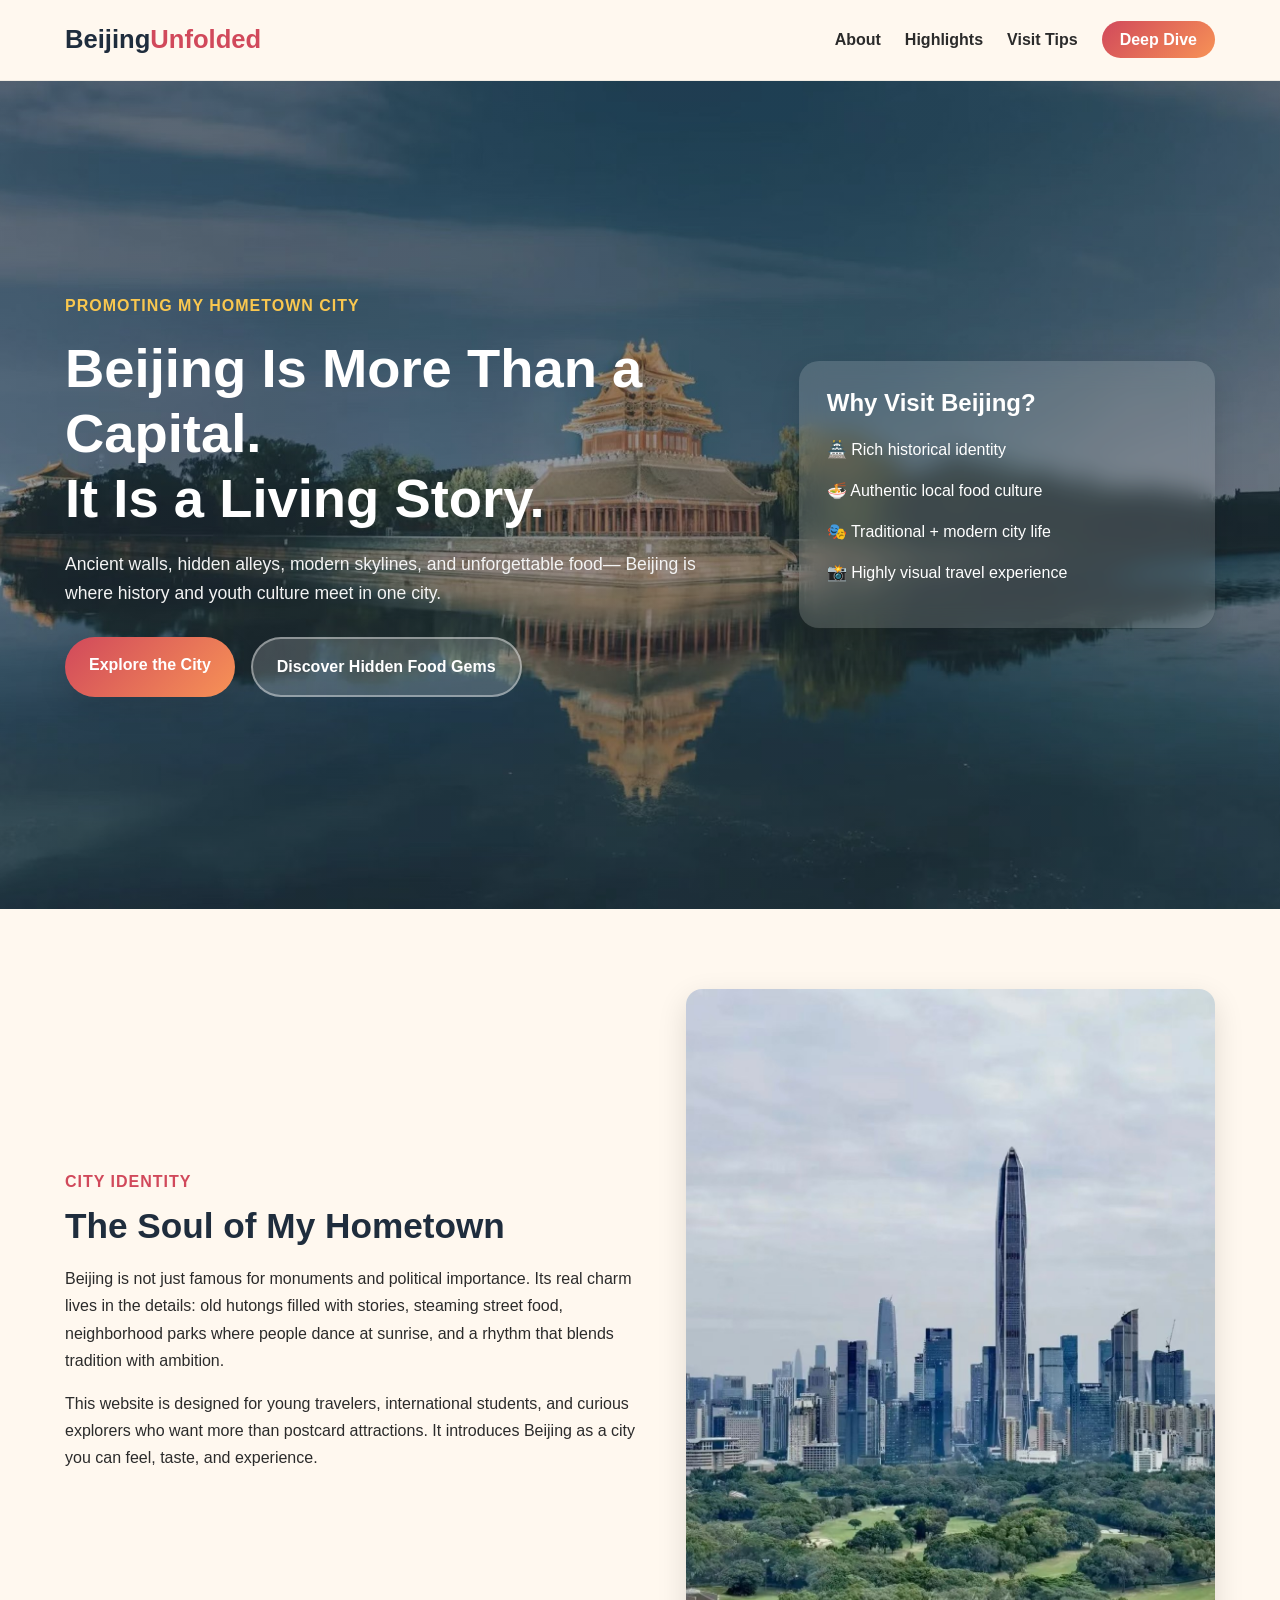
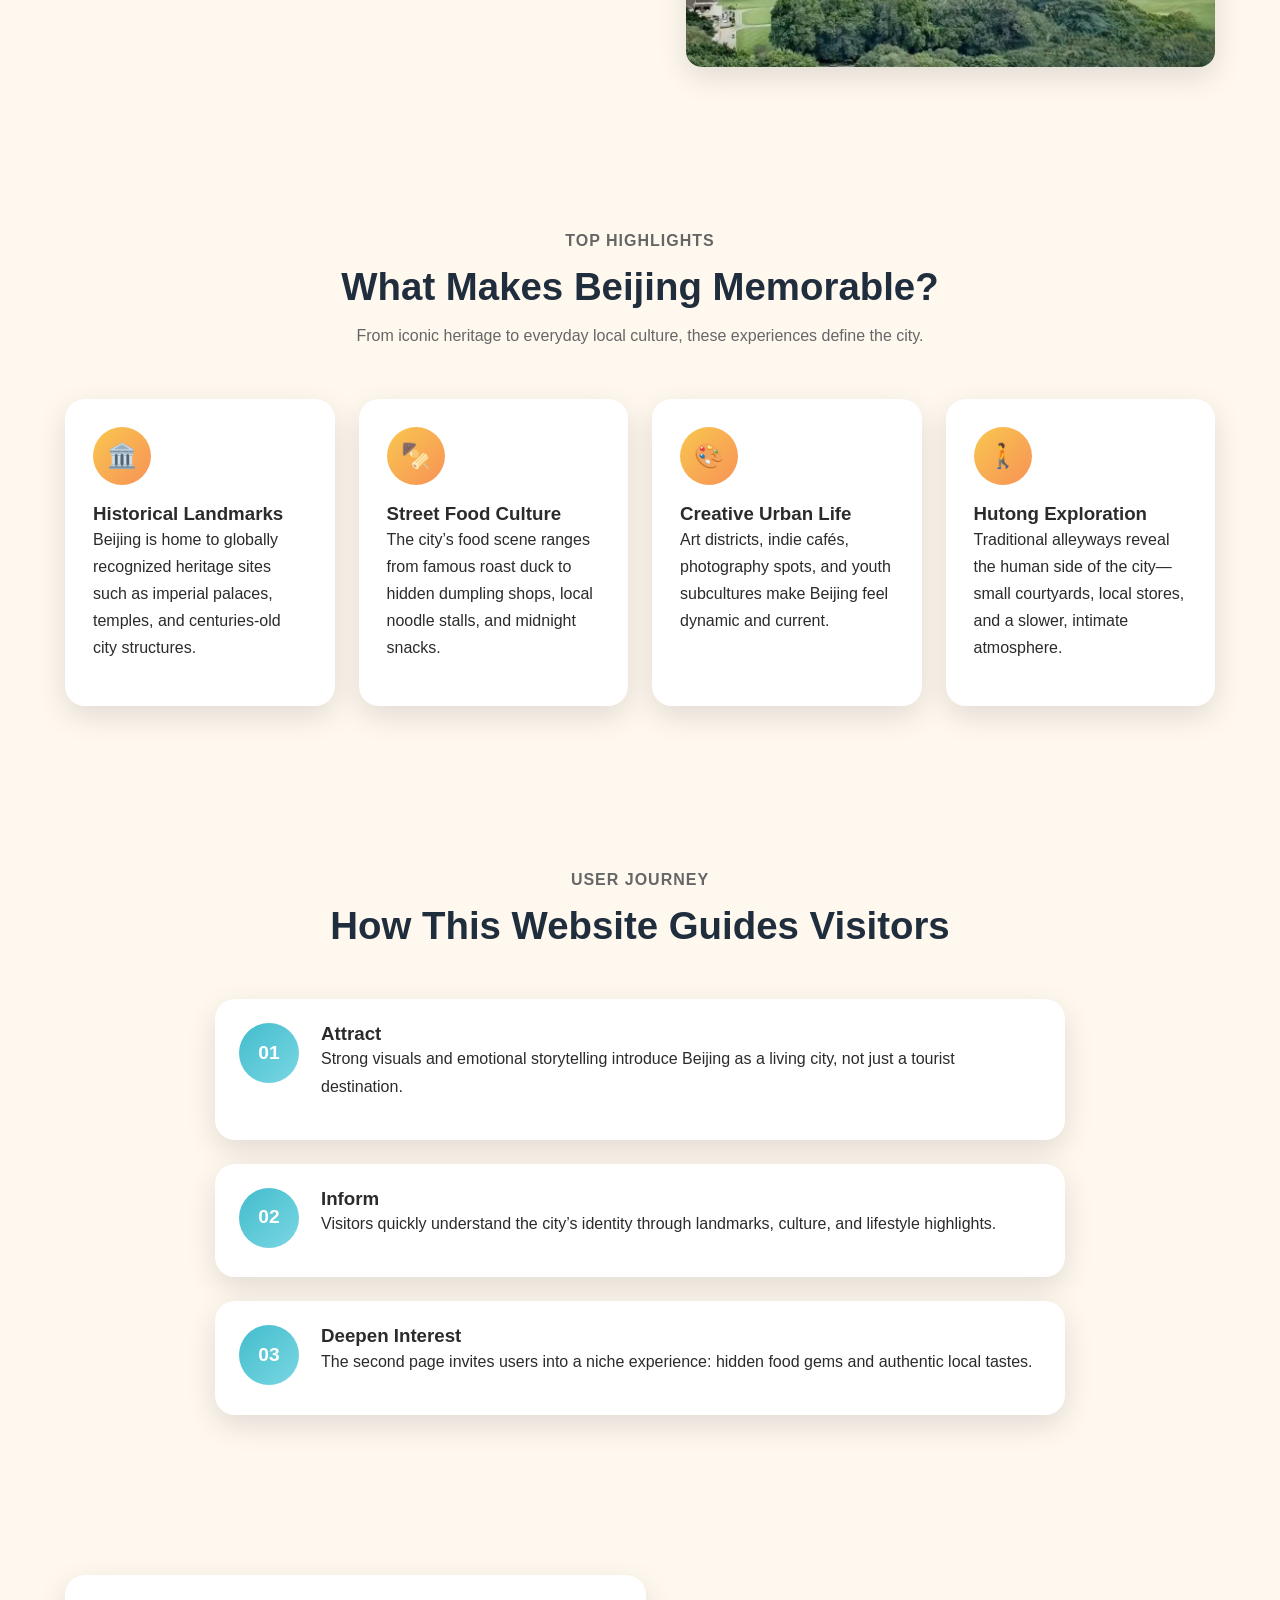
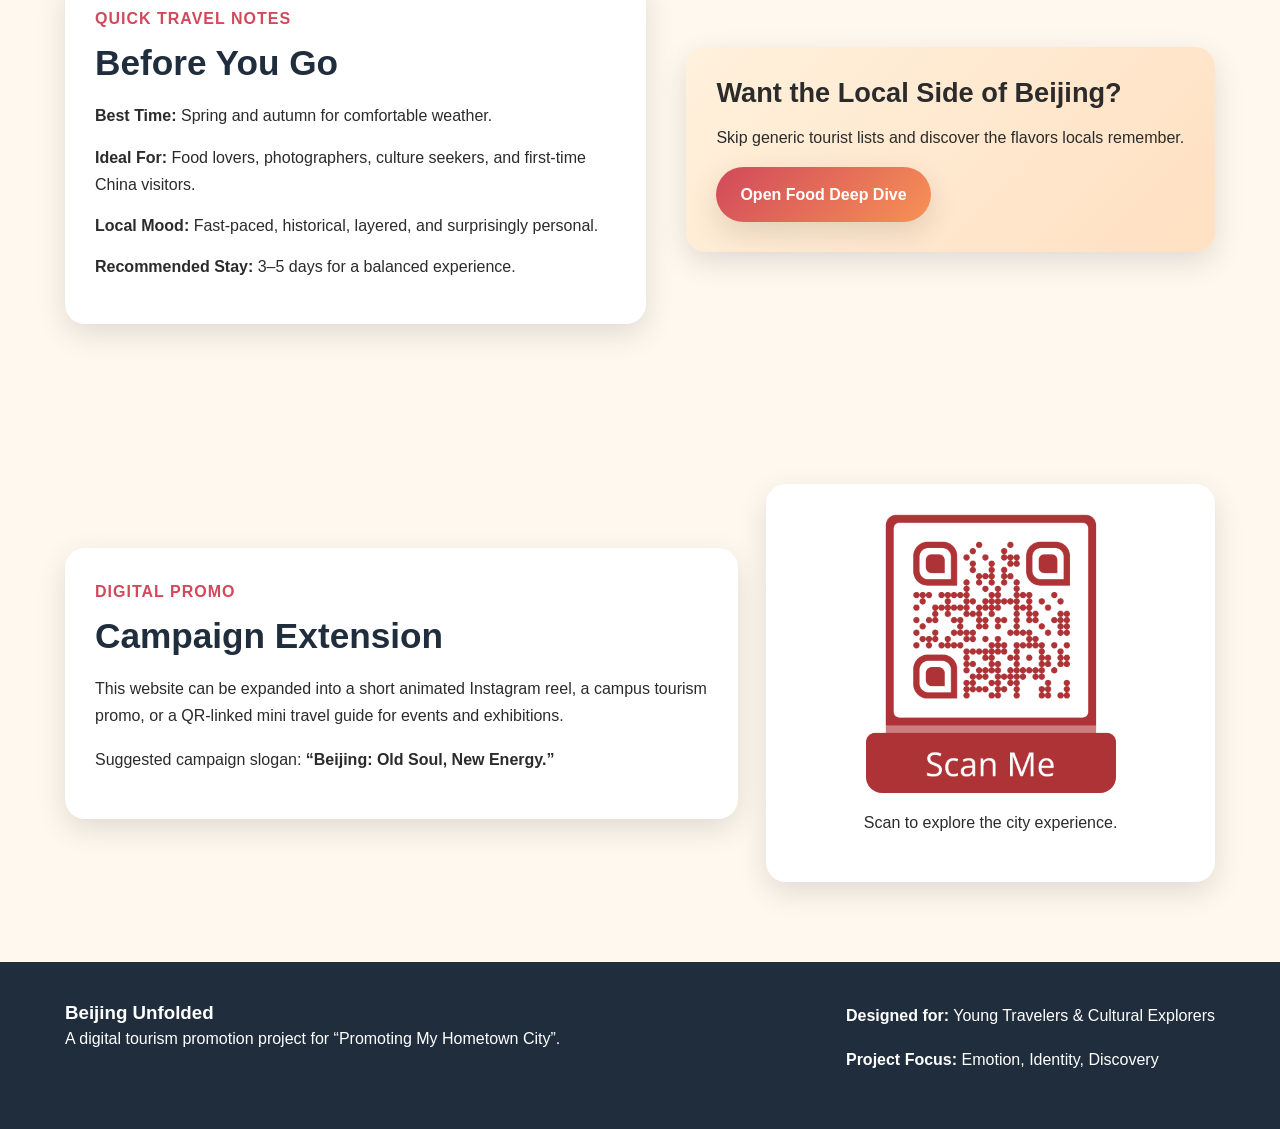
<file: index.html>
<!DOCTYPE html>
<html lang="en">
<head>
  <meta charset="UTF-8" />
  <meta name="viewport" content="width=device-width, initial-scale=1.0" />
  <title>Beijing Unfolded | Discover the Soul of My Hometown</title>
  <meta name="description" content="Explore Beijing through culture, food, landmarks, and local life. Discover the soul of my hometown city." />
  <link rel="stylesheet" href="style.css" />
</head>
<body>

  <!-- Header -->
  <header class="site-header">
    <div class="container nav-wrapper">
      <div class="logo">Beijing<span>Unfolded</span></div>
      <nav>
        <ul class="nav-links">
          <li><a href="#about">About</a></li>
          <li><a href="#highlights">Highlights</a></li>
          <li><a href="#plan">Visit Tips</a></li>
          <li><a href="food.html" class="btn-nav">Deep Dive</a></li>
        </ul>
      </nav>
      <button class="menu-toggle" id="menuToggle" aria-label="Open Menu">☰</button>
    </div>
  </header>

  <!-- Hero -->
  <section class="hero">
    <div class="hero-overlay"></div>
    <div class="container hero-content">
      <div class="hero-text">
        <p class="eyebrow">Promoting My Hometown City</p>
        <h1>Beijing Is More Than a Capital.<br>It Is a Living Story.</h1>
        <p class="hero-sub">
          Ancient walls, hidden alleys, modern skylines, and unforgettable food—
          Beijing is where history and youth culture meet in one city.
        </p>
        <div class="hero-buttons">
          <a href="#highlights" class="btn-primary">Explore the City</a>
          <a href="food.html" class="btn-secondary">Discover Hidden Food Gems</a>
        </div>
      </div>
      <div class="hero-card">
        <h3>Why Visit Beijing?</h3>
        <ul>
          <li>🏯 Rich historical identity</li>
          <li>🍜 Authentic local food culture</li>
          <li>🎭 Traditional + modern city life</li>
          <li>📸 Highly visual travel experience</li>
        </ul>
      </div>
    </div>
  </section>

  <!-- Intro -->
  <section class="intro section" id="about">
    <div class="container two-col">
      <div>
        <p class="section-tag">City Identity</p>
        <h2>The Soul of My Hometown</h2>
        <p>
          Beijing is not just famous for monuments and political importance. Its real charm
          lives in the details: old hutongs filled with stories, steaming street food,
          neighborhood parks where people dance at sunrise, and a rhythm that blends tradition
          with ambition.
        </p>
        <p>
          This website is designed for young travelers, international students, and curious
          explorers who want more than postcard attractions. It introduces Beijing as a city
          you can feel, taste, and experience.
        </p>
      </div>
      <div class="image-card">
        <img src="images/skyline.jpg" alt="Beijing skyline with traditional and modern architecture" />
      </div>
    </div>
  </section>

  <!-- Highlights -->
  <section class="highlights section" id="highlights">
    <div class="container">
      <div class="section-heading">
        <p class="section-tag">Top Highlights</p>
        <h2>What Makes Beijing Memorable?</h2>
        <p>
          From iconic heritage to everyday local culture, these experiences define the city.
        </p>
      </div>

      <div class="card-grid">
        <article class="feature-card">
          <div class="icon-circle">🏛️</div>
          <h3>Historical Landmarks</h3>
          <p>
            Beijing is home to globally recognized heritage sites such as imperial palaces,
            temples, and centuries-old city structures.
          </p>
        </article>

        <article class="feature-card">
          <div class="icon-circle">🍢</div>
          <h3>Street Food Culture</h3>
          <p>
            The city’s food scene ranges from famous roast duck to hidden dumpling shops,
            local noodle stalls, and midnight snacks.
          </p>
        </article>

        <article class="feature-card">
          <div class="icon-circle">🎨</div>
          <h3>Creative Urban Life</h3>
          <p>
            Art districts, indie cafés, photography spots, and youth subcultures make
            Beijing feel dynamic and current.
          </p>
        </article>

        <article class="feature-card">
          <div class="icon-circle">🚶</div>
          <h3>Hutong Exploration</h3>
          <p>
            Traditional alleyways reveal the human side of the city—small courtyards,
            local stores, and a slower, intimate atmosphere.
          </p>
        </article>
      </div>
    </div>
  </section>

  <!-- User Journey -->
  <section class="journey section">
    <div class="container">
      <div class="section-heading">
        <p class="section-tag">User Journey</p>
        <h2>How This Website Guides Visitors</h2>
      </div>

      <div class="timeline">
        <div class="timeline-item">
          <span>01</span>
          <div>
            <h3>Attract</h3>
            <p>Strong visuals and emotional storytelling introduce Beijing as a living city, not just a tourist destination.</p>
          </div>
        </div>
        <div class="timeline-item">
          <span>02</span>
          <div>
            <h3>Inform</h3>
            <p>Visitors quickly understand the city’s identity through landmarks, culture, and lifestyle highlights.</p>
          </div>
        </div>
        <div class="timeline-item">
          <span>03</span>
          <div>
            <h3>Deepen Interest</h3>
            <p>The second page invites users into a niche experience: hidden food gems and authentic local tastes.</p>
          </div>
        </div>
      </div>
    </div>
  </section>

  <!-- Visit Tips -->
  <section class="tips section" id="plan">
    <div class="container two-col">
      <div class="tips-box">
        <p class="section-tag">Quick Travel Notes</p>
        <h2>Before You Go</h2>
        <ul class="tips-list">
          <li><strong>Best Time:</strong> Spring and autumn for comfortable weather.</li>
          <li><strong>Ideal For:</strong> Food lovers, photographers, culture seekers, and first-time China visitors.</li>
          <li><strong>Local Mood:</strong> Fast-paced, historical, layered, and surprisingly personal.</li>
          <li><strong>Recommended Stay:</strong> 3–5 days for a balanced experience.</li>
        </ul>
      </div>

      <div class="cta-panel">
        <h3>Want the Local Side of Beijing?</h3>
        <p>
          Skip generic tourist lists and discover the flavors locals remember.
        </p>
        <a href="food.html" class="btn-primary">Open Food Deep Dive</a>
      </div>
    </div>
  </section>

  <!-- Promo + QR -->
  <section class="promo section">
    <div class="container promo-grid">
      <div class="promo-box">
        <p class="section-tag">Digital Promo</p>
        <h2>Campaign Extension</h2>
        <p>
          This website can be expanded into a short animated Instagram reel, a campus tourism
          promo, or a QR-linked mini travel guide for events and exhibitions.
        </p>
        <p>
          Suggested campaign slogan:
          <strong>“Beijing: Old Soul, New Energy.”</strong>
        </p>
      </div>

      <div class="qr-box">
        <img src="images/qr-demo.png" alt="Custom QR code leading to the Beijing city promo website" />
        <p>Scan to explore the city experience.</p>
      </div>
    </div>
  </section>

  <!-- Footer -->
  <footer class="site-footer">
    <div class="container footer-flex">
      <div>
        <h3>Beijing Unfolded</h3>
        <p>A digital tourism promotion project for “Promoting My Hometown City”.</p>
      </div>
      <div>
        <p><strong>Designed for:</strong> Young Travelers & Cultural Explorers</p>
        <p><strong>Project Focus:</strong> Emotion, Identity, Discovery</p>
      </div>
    </div>
  </footer>

  <!-- Exit Popup -->
  <div class="popup" id="exitPopup" aria-hidden="true">
    <div class="popup-content">
      <button class="close-popup" id="closePopup" aria-label="Close Popup">×</button>
      <h3>Before You Leave...</h3>
      <p>Want the best local food spots in Beijing?</p>
      <a href="food.html" class="btn-primary">See Hidden Food Gems</a>
    </div>
  </div>

  <script src="script.js"></script>
</body>
</html>
</file>
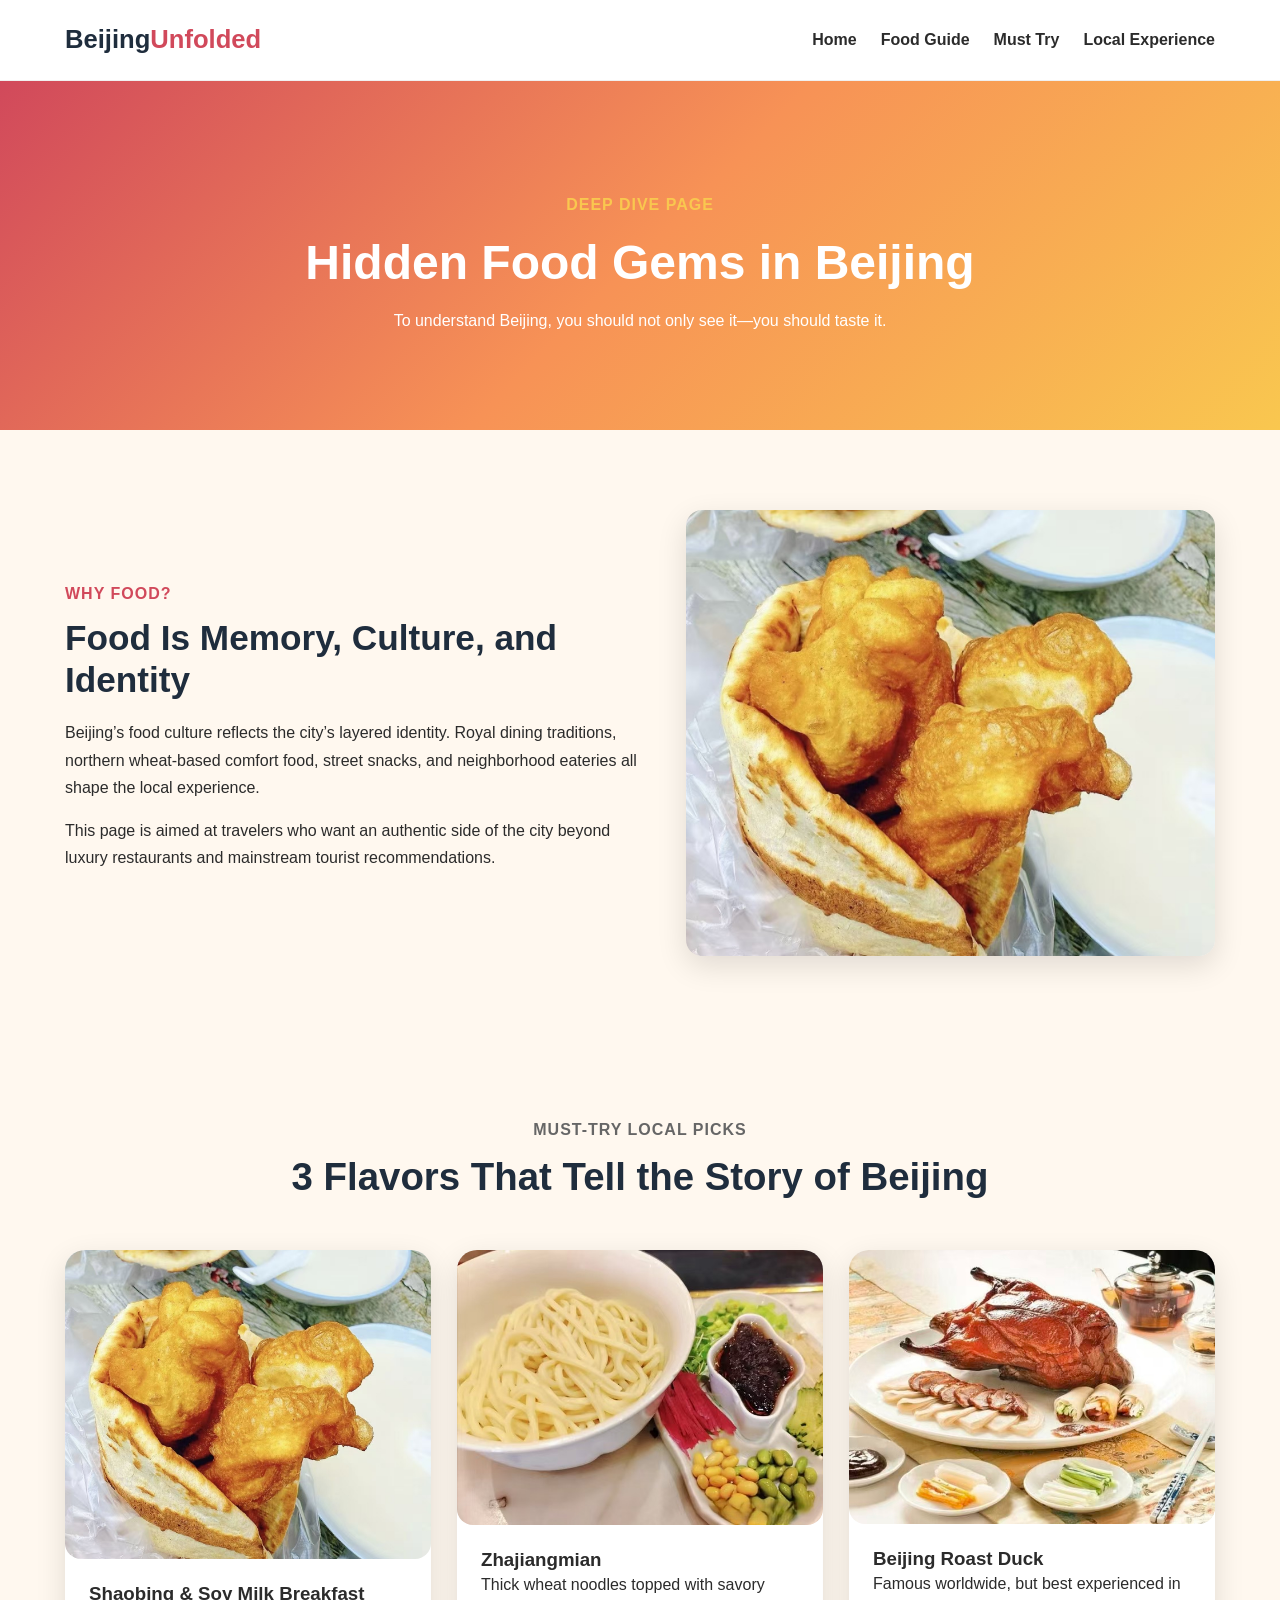
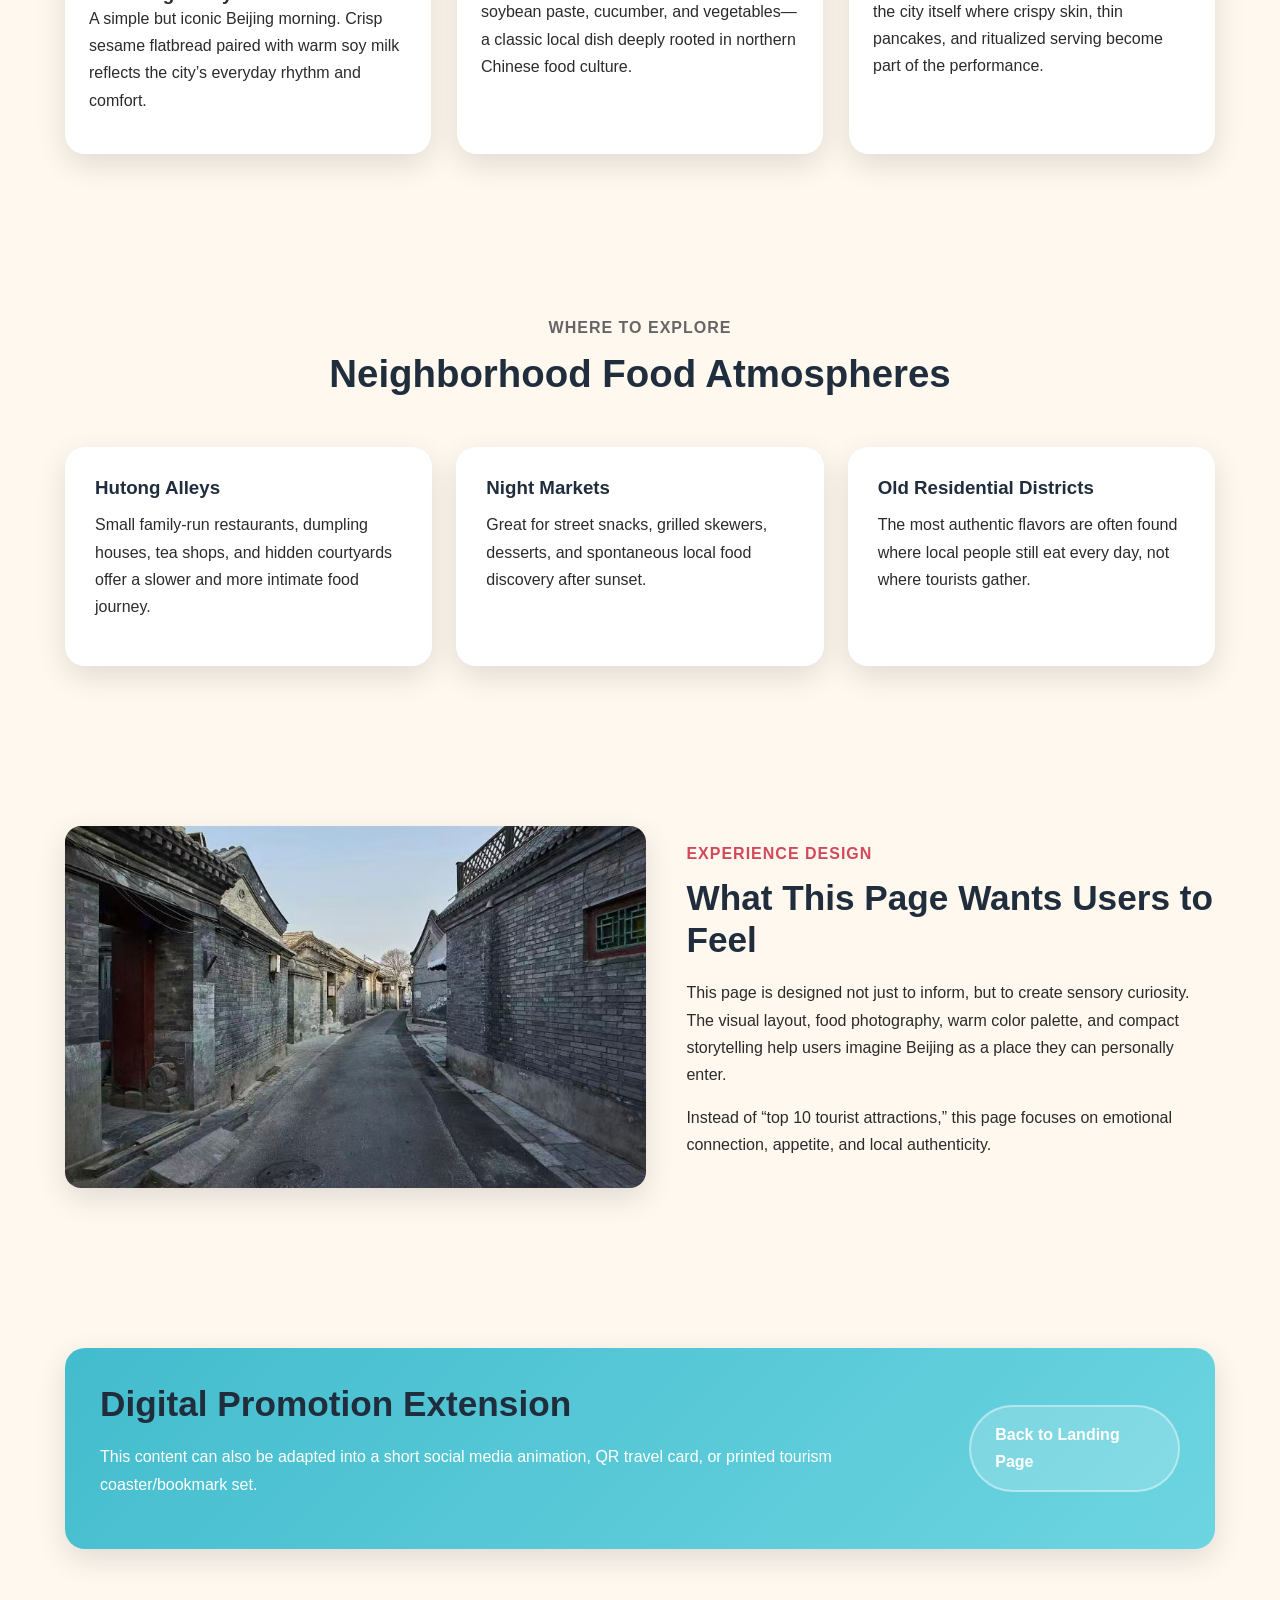
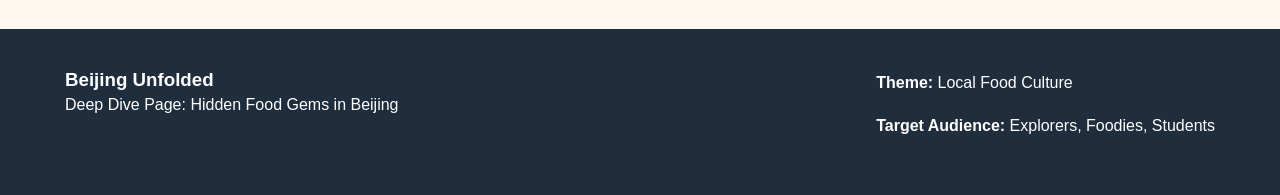
<file: food.html>
<!DOCTYPE html>
<html lang="en">
<head>
  <meta charset="UTF-8" />
  <meta name="viewport" content="width=device-width, initial-scale=1.0" />
  <title>Hidden Food Gems in Beijing | Beijing Unfolded</title>
  <meta name="description" content="Explore hidden food gems in Beijing, from traditional snacks to authentic local dining experiences." />
  <link rel="stylesheet" href="style.css" />
</head>
<body>

  <!-- Header -->
  <header class="site-header inner-header">
    <div class="container nav-wrapper">
      <div class="logo">Beijing<span>Unfolded</span></div>
      <nav>
        <ul class="nav-links">
          <li><a href="index.html">Home</a></li>
          <li><a href="#food-guide">Food Guide</a></li>
          <li><a href="#must-try">Must Try</a></li>
          <li><a href="#experience">Local Experience</a></li>
        </ul>
      </nav>
      <button class="menu-toggle" id="menuToggle" aria-label="Open Menu">☰</button>
    </div>
  </header>

  <!-- Banner -->
  <section class="inner-hero">
    <div class="container">
      <p class="eyebrow">Deep Dive Page</p>
      <h1>Hidden Food Gems in Beijing</h1>
      <p>
        To understand Beijing, you should not only see it—you should taste it.
      </p>
    </div>
  </section>

  <!-- Intro -->
  <section class="section" id="food-guide">
    <div class="container two-col">
      <div>
        <p class="section-tag">Why Food?</p>
        <h2>Food Is Memory, Culture, and Identity</h2>
        <p>
          Beijing’s food culture reflects the city’s layered identity. Royal dining traditions,
          northern wheat-based comfort food, street snacks, and neighborhood eateries all shape
          the local experience.
        </p>
        <p>
          This page is aimed at travelers who want an authentic side of the city beyond luxury
          restaurants and mainstream tourist recommendations.
        </p>
      </div>
      <div class="image-card">
        <img src="images/food1.jpg" alt="Traditional Beijing street food served in a busy local market" />
      </div>
    </div>
  </section>

  <!-- Featured Foods -->
  <section class="section food-showcase" id="must-try">
    <div class="container">
      <div class="section-heading">
        <p class="section-tag">Must-Try Local Picks</p>
        <h2>3 Flavors That Tell the Story of Beijing</h2>
      </div>

      <div class="food-grid">
        <article class="food-card">
          <img src="images/food1.jpg" alt="Freshly baked sesame shaobing bread in Beijing" />
          <div class="food-content">
            <h3>Shaobing & Soy Milk Breakfast</h3>
            <p>
              A simple but iconic Beijing morning. Crisp sesame flatbread paired with warm soy milk
              reflects the city’s everyday rhythm and comfort.
            </p>
          </div>
        </article>

        <article class="food-card">
          <img src="images/food2.jpg" alt="Traditional bowl of zhajiangmian noodles with toppings" />
          <div class="food-content">
            <h3>Zhajiangmian</h3>
            <p>
              Thick wheat noodles topped with savory soybean paste, cucumber, and vegetables—
              a classic local dish deeply rooted in northern Chinese food culture.
            </p>
          </div>
        </article>

        <article class="food-card">
          <img src="images/food3.jpg" alt="Slices of Beijing roast duck served on a plate" />
          <div class="food-content">
            <h3>Beijing Roast Duck</h3>
            <p>
              Famous worldwide, but best experienced in the city itself where crispy skin,
              thin pancakes, and ritualized serving become part of the performance.
            </p>
          </div>
        </article>
      </div>
    </div>
  </section>

  <!-- Local Areas -->
  <section class="section">
    <div class="container">
      <div class="section-heading">
        <p class="section-tag">Where to Explore</p>
        <h2>Neighborhood Food Atmospheres</h2>
      </div>

      <div class="area-grid">
        <div class="area-box">
          <h3>Hutong Alleys</h3>
          <p>
            Small family-run restaurants, dumpling houses, tea shops, and hidden courtyards
            offer a slower and more intimate food journey.
          </p>
        </div>

        <div class="area-box">
          <h3>Night Markets</h3>
          <p>
            Great for street snacks, grilled skewers, desserts, and spontaneous local food
            discovery after sunset.
          </p>
        </div>

        <div class="area-box">
          <h3>Old Residential Districts</h3>
          <p>
            The most authentic flavors are often found where local people still eat every day,
            not where tourists gather.
          </p>
        </div>
      </div>
    </div>
  </section>

  <!-- Immersive Experience -->
  <section class="section experience-section" id="experience">
    <div class="container two-col">
      <div class="image-card">
        <img src="images/hutong.jpg" alt="Traditional Beijing hutong alley with local restaurants and pedestrians" />
      </div>
      <div>
        <p class="section-tag">Experience Design</p>
        <h2>What This Page Wants Users to Feel</h2>
        <p>
          This page is designed not just to inform, but to create sensory curiosity. The visual
          layout, food photography, warm color palette, and compact storytelling help users imagine
          Beijing as a place they can personally enter.
        </p>
        <p>
          Instead of “top 10 tourist attractions,” this page focuses on emotional connection,
          appetite, and local authenticity.
        </p>
      </div>
    </div>
  </section>

  <!-- Promo Integration -->
  <section class="section promo-strip">
    <div class="container promo-banner">
      <div>
        <h2>Digital Promotion Extension</h2>
        <p>
          This content can also be adapted into a short social media animation, QR travel card,
          or printed tourism coaster/bookmark set.
        </p>
      </div>
      <a href="index.html" class="btn-secondary">Back to Landing Page</a>
    </div>
  </section>

  <!-- Footer -->
  <footer class="site-footer">
    <div class="container footer-flex">
      <div>
        <h3>Beijing Unfolded</h3>
        <p>Deep Dive Page: Hidden Food Gems in Beijing</p>
      </div>
      <div>
        <p><strong>Theme:</strong> Local Food Culture</p>
        <p><strong>Target Audience:</strong> Explorers, Foodies, Students</p>
      </div>
    </div>
  </footer>

  <script src="script.js"></script>
</body>
</html>
</file>
<file: style.css>
/* =========================
   Global Reset
========================= */
* {
  margin: 0;
  padding: 0;
  box-sizing: border-box;
}

:root {
  --red: #d1495b;
  --orange: #f79256;
  --yellow: #f9c74f;
  --teal: #43bccd;
  --navy: #1f2d3d;
  --cream: #fff8ef;
  --white: #ffffff;
  --text: #2b2b2b;
  --muted: #666;
  --shadow: 0 10px 30px rgba(0,0,0,0.12);
  --radius: 20px;
  --transition: 0.3s ease;
}

html {
  scroll-behavior: smooth;
}

body {
  font-family: "Segoe UI", Arial, sans-serif;
  background: var(--cream);
  color: var(--text);
  line-height: 1.7;
}

img {
  width: 100%;
  display: block;
  border-radius: 16px;
}

a {
  text-decoration: none;
  color: inherit;
}

ul {
  list-style: none;
}

.container {
  width: min(1150px, 90%);
  margin: 0 auto;
}

.section {
  padding: 80px 0;
}

.section-tag {
  color: var(--red);
  font-weight: 700;
  text-transform: uppercase;
  letter-spacing: 1px;
  margin-bottom: 10px;
}

.section-heading {
  text-align: center;
  max-width: 750px;
  margin: 0 auto 50px;
}

.section-heading h2 {
  font-size: 2.4rem;
  margin-bottom: 12px;
  color: var(--navy);
}

.section-heading p {
  color: var(--muted);
}

h1, h2, h3 {
  line-height: 1.2;
}

h2 {
  font-size: 2.2rem;
  margin-bottom: 18px;
  color: var(--navy);
}

p {
  margin-bottom: 16px;
}

/* =========================
   Header
========================= */
.site-header {
  position: sticky;
  top: 0;
  z-index: 999;
  background: rgba(255, 248, 239, 0.92);
  backdrop-filter: blur(10px);
  border-bottom: 1px solid rgba(0,0,0,0.06);
}

.inner-header {
  background: rgba(255, 255, 255, 0.95);
}

.nav-wrapper {
  display: flex;
  align-items: center;
  justify-content: space-between;
  padding: 18px 0;
}

.logo {
  font-size: 1.6rem;
  font-weight: 800;
  color: var(--navy);
}

.logo span {
  color: var(--red);
}

.nav-links {
  display: flex;
  gap: 24px;
  align-items: center;
}

.nav-links a {
  font-weight: 600;
  transition: var(--transition);
}

.nav-links a:hover {
  color: var(--red);
}

.btn-nav {
  background: linear-gradient(135deg, var(--red), var(--orange));
  color: white !important;
  padding: 10px 18px;
  border-radius: 999px;
}

.menu-toggle {
  display: none;
  background: none;
  border: none;
  font-size: 1.8rem;
  cursor: pointer;
}

/* =========================
   Hero
========================= */
.hero {
  position: relative;
  min-height: 92vh;
  display: flex;
  align-items: center;
  background:
    linear-gradient(rgba(31,45,61,0.45), rgba(31,45,61,0.45)),
    url('images/hero.jpg') center/cover no-repeat;
  color: white;
}

.hero-overlay {
  position: absolute;
  inset: 0;
}

.hero-content {
  position: relative;
  z-index: 2;
  display: grid;
  grid-template-columns: 1.5fr 0.9fr;
  gap: 40px;
  align-items: center;
}

.eyebrow {
  color: var(--yellow);
  font-weight: 700;
  text-transform: uppercase;
  letter-spacing: 1px;
  margin-bottom: 16px;
}

.hero h1 {
  font-size: 3.4rem;
  margin-bottom: 18px;
}

.hero-sub {
  font-size: 1.1rem;
  max-width: 650px;
  color: #f3f3f3;
}

.hero-buttons {
  display: flex;
  flex-wrap: wrap;
  gap: 16px;
  margin-top: 28px;
}

.btn-primary,
.btn-secondary {
  display: inline-block;
  padding: 14px 24px;
  border-radius: 999px;
  font-weight: 700;
  transition: var(--transition);
}

.btn-primary {
  background: linear-gradient(135deg, var(--red), var(--orange));
  color: white;
  box-shadow: var(--shadow);
}

.btn-primary:hover {
  transform: translateY(-3px);
}

.btn-secondary {
  background: rgba(255,255,255,0.18);
  border: 2px solid rgba(255,255,255,0.4);
  color: white;
}

.btn-secondary:hover {
  background: rgba(255,255,255,0.28);
}

.hero-card {
  background: rgba(255,255,255,0.15);
  backdrop-filter: blur(12px);
  border-radius: var(--radius);
  padding: 28px;
  box-shadow: var(--shadow);
}

.hero-card h3 {
  margin-bottom: 18px;
  font-size: 1.5rem;
}

.hero-card li {
  margin-bottom: 14px;
  font-size: 1rem;
}

/* =========================
   Layout Helpers
========================= */
.two-col {
  display: grid;
  grid-template-columns: 1.1fr 1fr;
  gap: 40px;
  align-items: center;
}

.image-card img {
  box-shadow: var(--shadow);
}

/* =========================
   Cards
========================= */
.card-grid {
  display: grid;
  grid-template-columns: repeat(4, 1fr);
  gap: 24px;
}

.feature-card {
  background: white;
  padding: 28px;
  border-radius: var(--radius);
  box-shadow: var(--shadow);
  transition: var(--transition);
}

.feature-card:hover {
  transform: translateY(-8px);
}

.icon-circle {
  width: 58px;
  height: 58px;
  display: grid;
  place-items: center;
  border-radius: 50%;
  background: linear-gradient(135deg, var(--yellow), var(--orange));
  font-size: 1.5rem;
  margin-bottom: 18px;
}

/* =========================
   Timeline
========================= */
.timeline {
  display: grid;
  gap: 24px;
  max-width: 850px;
  margin: 0 auto;
}

.timeline-item {
  display: flex;
  gap: 22px;
  background: white;
  padding: 24px;
  border-radius: var(--radius);
  box-shadow: var(--shadow);
}

.timeline-item span {
  min-width: 60px;
  height: 60px;
  border-radius: 50%;
  display: grid;
  place-items: center;
  font-weight: 800;
  font-size: 1.2rem;
  background: linear-gradient(135deg, var(--teal), #7ad7e2);
  color: white;
}

/* =========================
   Tips / CTA
========================= */
.tips-box,
.cta-panel,
.promo-box,
.qr-box,
.area-box {
  background: white;
  padding: 30px;
  border-radius: var(--radius);
  box-shadow: var(--shadow);
}

.tips-list li {
  margin-bottom: 14px;
}

.cta-panel {
  background: linear-gradient(135deg, #fff1dc, #ffe0c2);
}

.cta-panel h3 {
  font-size: 1.7rem;
  margin-bottom: 14px;
}

/* =========================
   Promo
========================= */
.promo-grid {
  display: grid;
  grid-template-columns: 1.2fr 0.8fr;
  gap: 28px;
  align-items: center;
}

.qr-box {
  text-align: center;
}

.qr-box img {
  max-width: 250px;
  margin: 0 auto 16px;
}

/* =========================
   Footer
========================= */
.site-footer {
  background: var(--navy);
  color: white;
  padding: 40px 0;
}

.footer-flex {
  display: flex;
  justify-content: space-between;
  gap: 30px;
  flex-wrap: wrap;
}

/* =========================
   Inner Hero
========================= */
.inner-hero {
  background: linear-gradient(135deg, var(--red), var(--orange), var(--yellow));
  color: white;
  padding: 110px 0 80px;
  text-align: center;
}

.inner-hero h1 {
  font-size: 3rem;
  margin-bottom: 16px;
}

/* =========================
   Food Page
========================= */
.food-grid {
  display: grid;
  grid-template-columns: repeat(3, 1fr);
  gap: 26px;
}

.food-card {
  background: white;
  border-radius: var(--radius);
  overflow: hidden;
  box-shadow: var(--shadow);
  transition: var(--transition);
}

.food-card:hover {
  transform: translateY(-8px);
}

.food-content {
  padding: 24px;
}

.area-grid {
  display: grid;
  grid-template-columns: repeat(3, 1fr);
  gap: 24px;
}

.area-box h3 {
  margin-bottom: 12px;
  color: var(--navy);
}

.promo-banner {
  background: linear-gradient(135deg, var(--teal), #6dd5e1);
  color: white;
  padding: 35px;
  border-radius: var(--radius);
  display: flex;
  justify-content: space-between;
  gap: 20px;
  align-items: center;
  box-shadow: var(--shadow);
}

/* =========================
   Popup
========================= */
.popup {
  position: fixed;
  inset: 0;
  background: rgba(0,0,0,0.55);
  display: none;
  justify-content: center;
  align-items: center;
  z-index: 9999;
}

.popup.show {
  display: flex;
}

.popup-content {
  background: white;
  padding: 35px;
  border-radius: var(--radius);
  max-width: 420px;
  width: 90%;
  text-align: center;
  position: relative;
  box-shadow: var(--shadow);
}

.close-popup {
  position: absolute;
  top: 12px;
  right: 16px;
  border: none;
  background: none;
  font-size: 1.8rem;
  cursor: pointer;
}

/* =========================
   Responsive
========================= */
@media (max-width: 992px) {
  .hero-content,
  .two-col,
  .promo-grid,
  .food-grid,
  .area-grid,
  .card-grid {
    grid-template-columns: 1fr 1fr;
  }

  .hero h1 {
    font-size: 2.7rem;
  }
}

@media (max-width: 768px) {
  .nav-links {
    position: absolute;
    top: 78px;
    right: 5%;
    background: white;
    flex-direction: column;
    width: 220px;
    padding: 20px;
    border-radius: 18px;
    box-shadow: var(--shadow);
    display: none;
  }

  .nav-links.show {
    display: flex;
  }

  .menu-toggle {
    display: block;
  }

  .hero-content,
  .two-col,
  .promo-grid,
  .food-grid,
  .area-grid,
  .card-grid,
  .promo-banner {
    grid-template-columns: 1fr;
  }

  .hero {
    min-height: auto;
    padding: 100px 0 70px;
  }

  .hero h1,
  .inner-hero h1 {
    font-size: 2.2rem;
  }

  .section {
    padding: 65px 0;
  }

  .section-heading h2,
  h2 {
    font-size: 1.9rem;
  }
}@charset "utf-8";
/* CSS Document */
</file>
